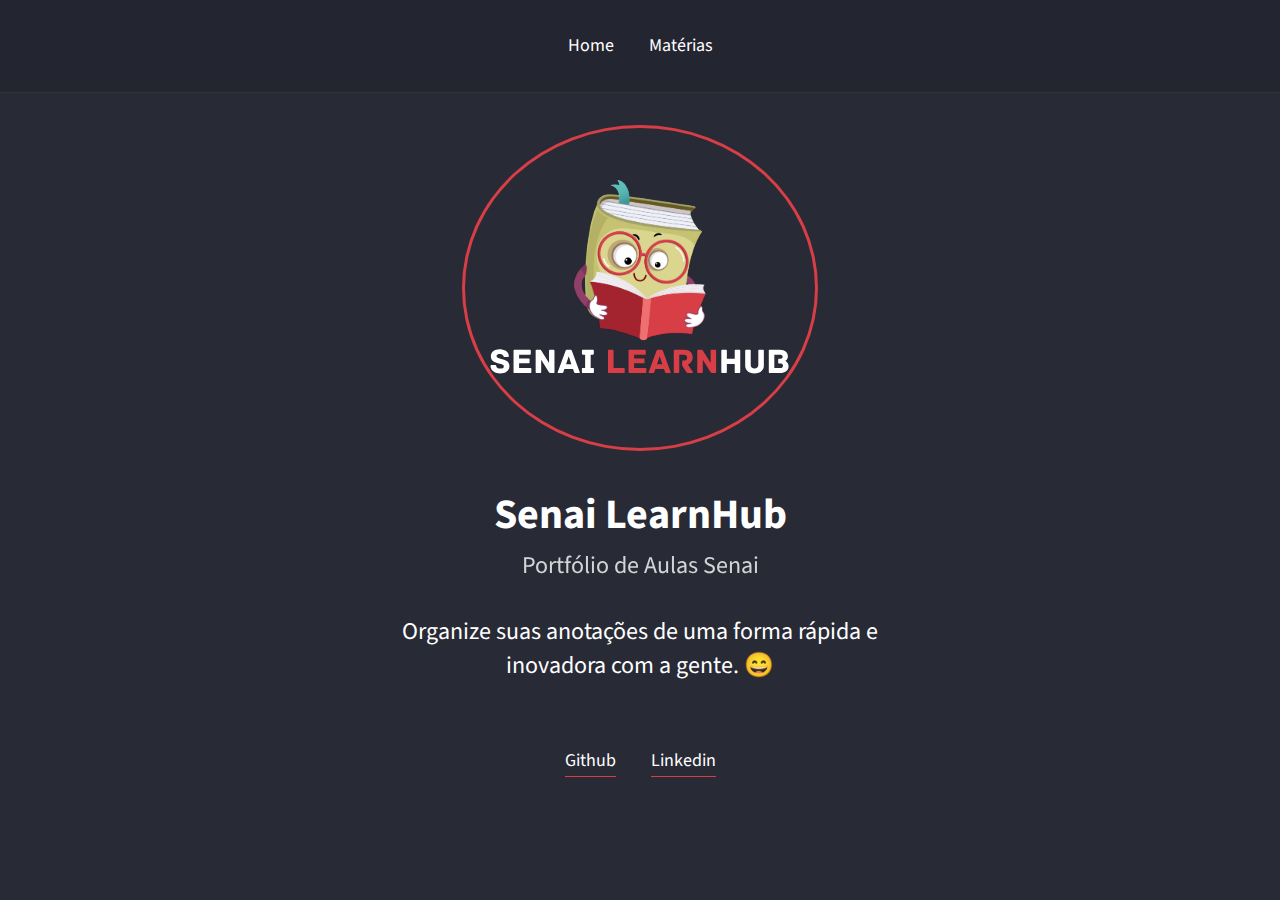
<file: index.html>
<!DOCTYPE html>
<html>
    <head>
        <title>Senai LearnHub</title>
        <link rel="stylesheet" href="styles.css">
       
    </head>
    <body>
        <header>
            <div class="links">
                <a href="index.html">Home</a>
                <a href="front.html">Matérias</a>
            </div>
        </header>
        <div id="wrapper">
            <img src="./img/logo.svg" alt="Logo">
            <h1>Senai LearnHub</h1>
            <h2>Portfólio de Aulas Senai</h2>
            <p>Organize suas anotações de uma forma rápida e inovadora com a gente. 😄 </p>
        </div>
        <div id="links-footer" class="links">
            <a href="https://github.com/isabellimrqs" target="_blank">Github</a>
           
            <a href="https://www.linkedin.com/in/isabelli-marques-615b79210" target="_blank">Linkedin</a>
        </div>
    </body>
</html>
</file>
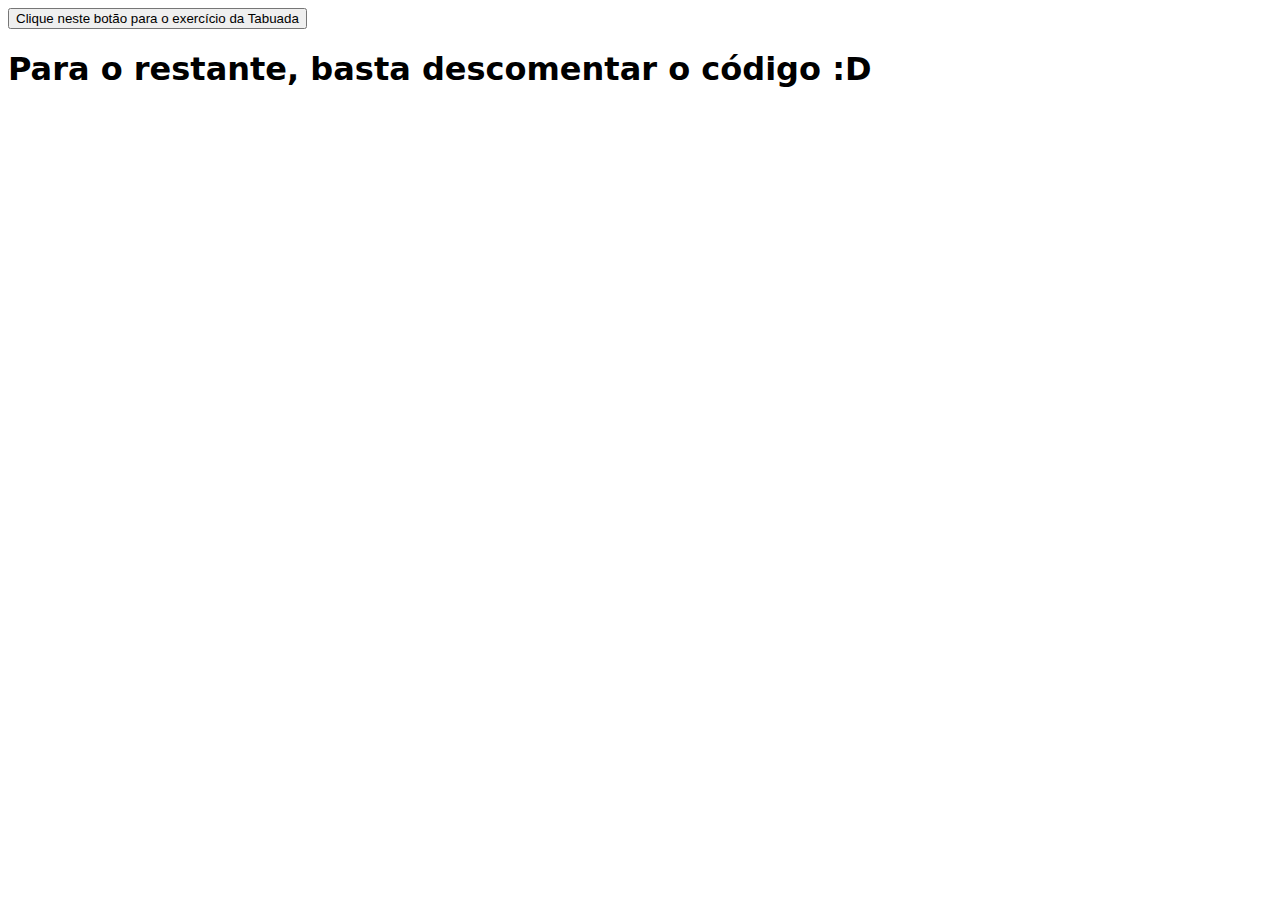
<file: esx-js2-main/index.html>
<!DOCTYPE html>
<html lang="en">
<head>
    <meta charset="UTF-8">
    <meta name="viewport" content="width=device-width, initial-scale=1.0">
    <title>Document</title>
</head>
<body>
    <style>
        h1{
            font-family: system-ui, -apple-system, BlinkMacSystemFont, 'Segoe UI', Roboto, Oxygen, Ubuntu, Cantarell, 'Open Sans', 'Helvetica Neue', sans-serif;
        }
    </style>
        <a href="tabuada.html">
        <button>Clique neste botão para o exercício da Tabuada</button>
        </a>

        <h1>Para o restante, basta descomentar o código :D</h1>

    <script src="script.js"></script>
</body>
</html>
</file>
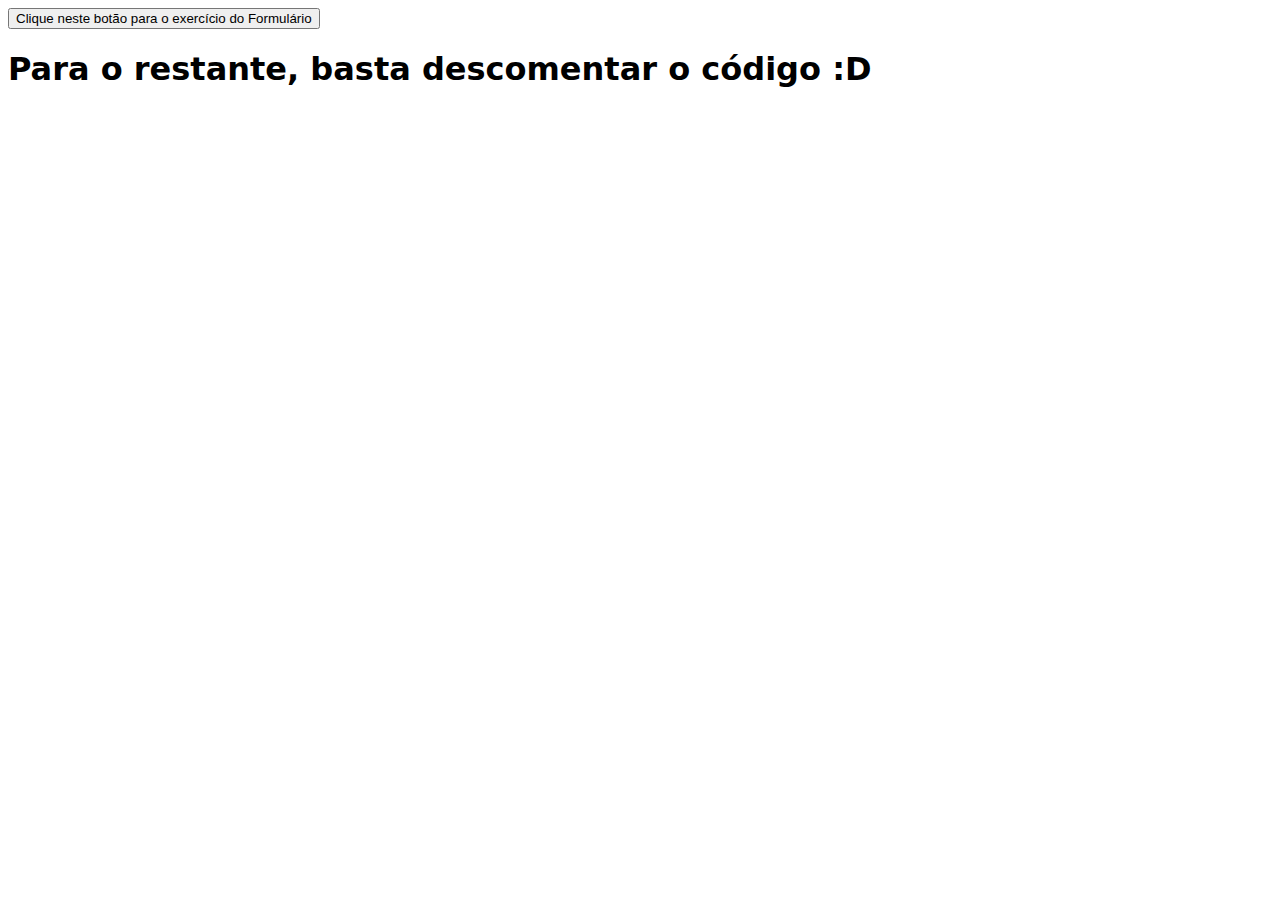
<file: funcao/index.html>
<!DOCTYPE html>
<html lang="en">
<head>
    <meta charset="UTF-8">
    <meta name="viewport" content="width=device-width, initial-scale=1.0">
    <title>Document</title>
</head>
<body>

    <style>
        h1{
            font-family: system-ui, -apple-system, BlinkMacSystemFont, 'Segoe UI', Roboto, Oxygen, Ubuntu, Cantarell, 'Open Sans', 'Helvetica Neue', sans-serif;
        }
    </style>
        <a href="formulario-main/index.html">
        <button>Clique neste botão para o exercício do Formulário</button>
        </a>

        <h1>Para o restante, basta descomentar o código :D</h1>
    
    

    <script src="aula4.js"></script>
</body>
</html>
</file>
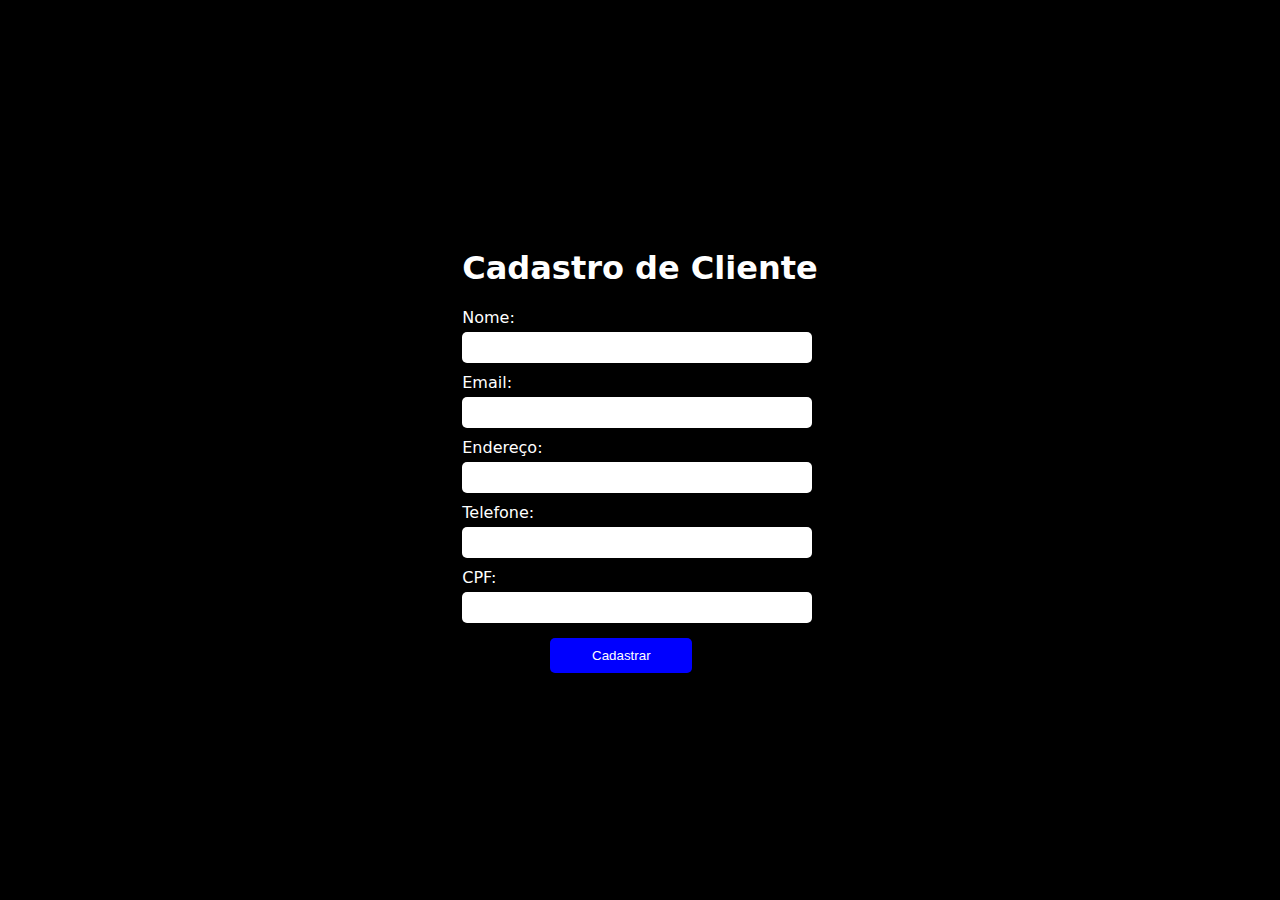
<file: funcao/formulario-main/index.html>
<!DOCTYPE html>
<html lang="pt-br">
<head>
    <meta charset="UTF-8">
    <meta name="viewport" content="width=device-width, initial-scale=1.0">
    <title>Cadastro de Cliente</title>
    <link rel="stylesheet" href="./css/style.css">
</head>
<body>
    <form id="cadastroForm">
        <h1>Cadastro de Cliente</h1>
        <label for="nome">Nome:</label><br>
        <input type="text" id="nome" name="nome"><br>
        
        <label for="email">Email:</label><br>
        <input type="email" id="email" name="email"><br>
        
        <label for="endereco">Endereço:</label><br>
        <input type="text" id="endereco" name="endereco"><br>
        
        <label for="telefone">Telefone:</label><br>
        <input type="tel" id="telefone" name="telefone"><br>
        
        <label for="cpf">CPF:</label><br>
        <input type="text" id="cpf" name="cpf"><br>
        
        <button type="submit">Cadastrar</button>
    </form>
    <script src="./js/script.js"></script>
</body>
</html>
</file>
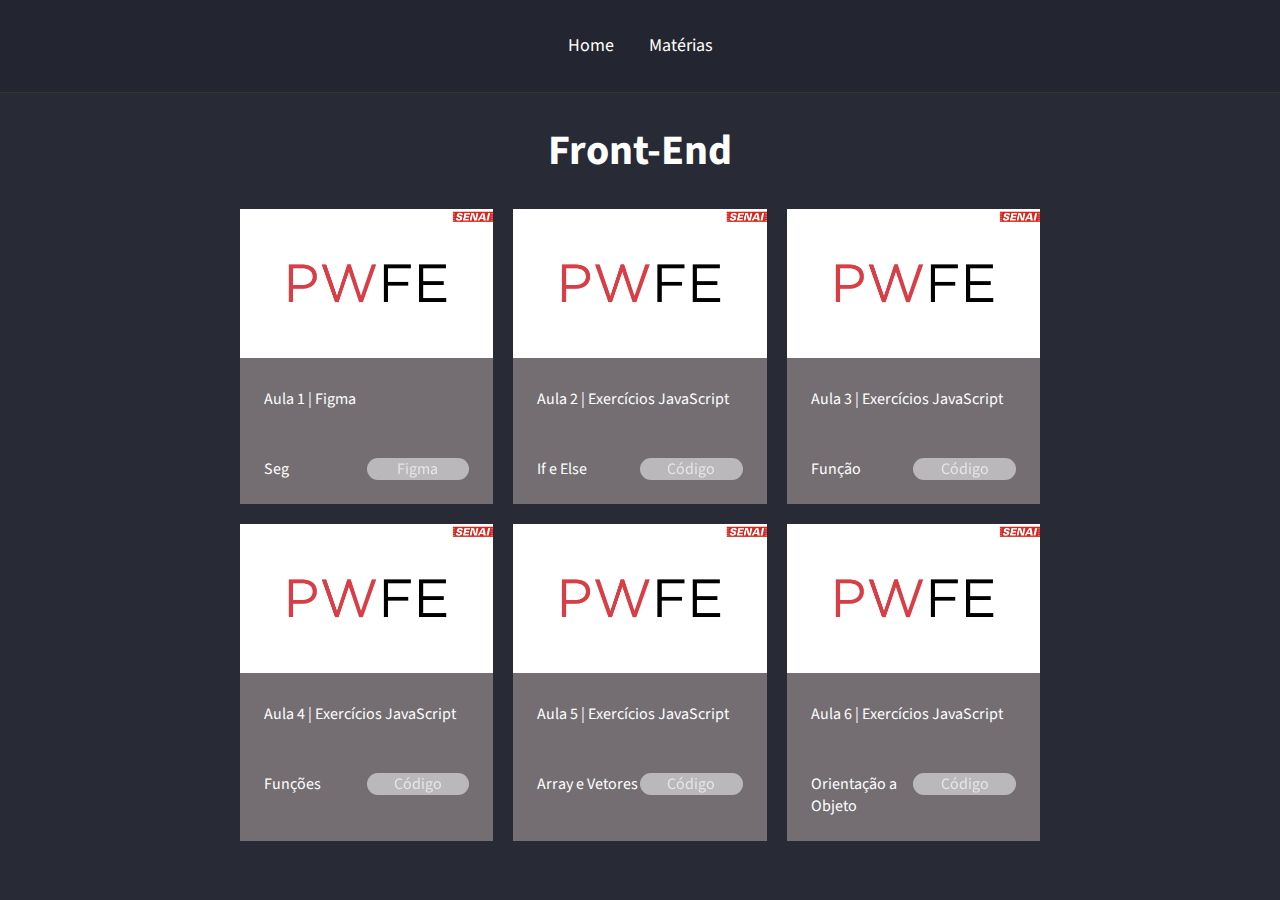
<file: front.html>
<!DOCTYPE html>
<html>
    <head>
        <title>Matérias</title>
        <link href="https://fonts.googleapis.com/icon?family=Material+Icons" rel="stylesheet">
        <link rel="stylesheet" href="styles.css">
       
    </head>
    <body>
        <header>
            <div class="links">
                <a href="/">Home</a>
                <a href="/">Matérias</a>
            </div>
        </header>
        <div id="wrapper">
            <h1>Front-End</h1>
        </div>
        <section class="cards">


            <div class="card" id="GykTLqODQuU">
                    <div class="card__image-container">
                    <img src="./img/front-end.png" alt="Front End">
                </div>
                <div class="card__content">
                    <p>Aula 1 | Figma </p>
                </div>
                <div class="card__info">
                    <p>Seg</p>
                    <a href="https://www.figma.com/file/3Fl2nf4jwOh6CsmNJPH6qh/PWFE?type=design&node-id=0-1&mode=design&t=VEvs98ixetqhMuEG-0" target="_blank">
                    <p class="card__price">Figma</p>
                </a>
                    
                </div>
            </div>

            <div class="card" id="vqrjFnq3-uo">
                    <div class="card__image-container">
                    <img src="./img/front-end.png" alt="Back End">
                </div>
                <div class="card__content">
                    <p>Aula 2 | Exercícios JavaScript</p>
                </div>
                <div class="card__info">
                    <p>If e Else</p>
                    <a href="aula1/exs-js-main/teste.html" target="_blank">
                    <p class="card__price">Código</p>
                    </a>
                </div>
            </div>

            <div class="card" id="GykTLqODQuU">
                    <div class="card__image-container">
                    <img src="./img/front-end.png" alt="Mobile">
                </div>
                <div class="card__content">
                    <p>Aula 3 | Exercícios JavaScript</p>
                </div>
                <div class="card__info">
                    <p>Função</p>
                    <a href="esx-js2-main/index.html"  target="_blank">
                    <p class="card__price">Código</p>
                    </a>
                </div>
            </div>

            <div class="card" id="GykTLqODQuU">
                    <div class="card__image-container">
                    <img src="./img/front-end.png" alt="Banco de Dados">
                </div>
                <div class="card__content">
                    <p>Aula 4 | Exercícios JavaScript</p>
                </div>
                <div class="card__info">
                    <p>Funções</p>
                    <a href="funcao/index.html">
                    <p class="card__price">Código</p>
                    </a>
                </div>
            </div>

            <div class="card" id="GykTLqODQuU">
                    <div class="card__image-container">
                    <img src="./img/front-end.png" alt="Banco de Dados">
                </div>
                <div class="card__content">
                    <p>Aula 5 | Exercícios JavaScript</p>
                </div>
                <div class="card__info">
                    <p>Array e Vetores</p>
                    <a href="exs-js5/index.html">
                    <p class="card__price">Código</p>
                    </a>
                </div>
            </div>

            <div class="card" id="GykTLqODQuU">
                    <div class="card__image-container">
                    <img src="./img/front-end.png" alt="Banco de Dados">
                </div>
                <div class="card__content">
                    <p>Aula 6 | Exercícios JavaScript</p>
                </div>
                <div class="card__info">
                    <p>Orientação a Objeto</p>
                    <a href="exs-js6/index.html">
                    <p class="card__price">Código</p>
                    </a>
                </div>
            </div>

        </section>

    </body>
</html>
</file>
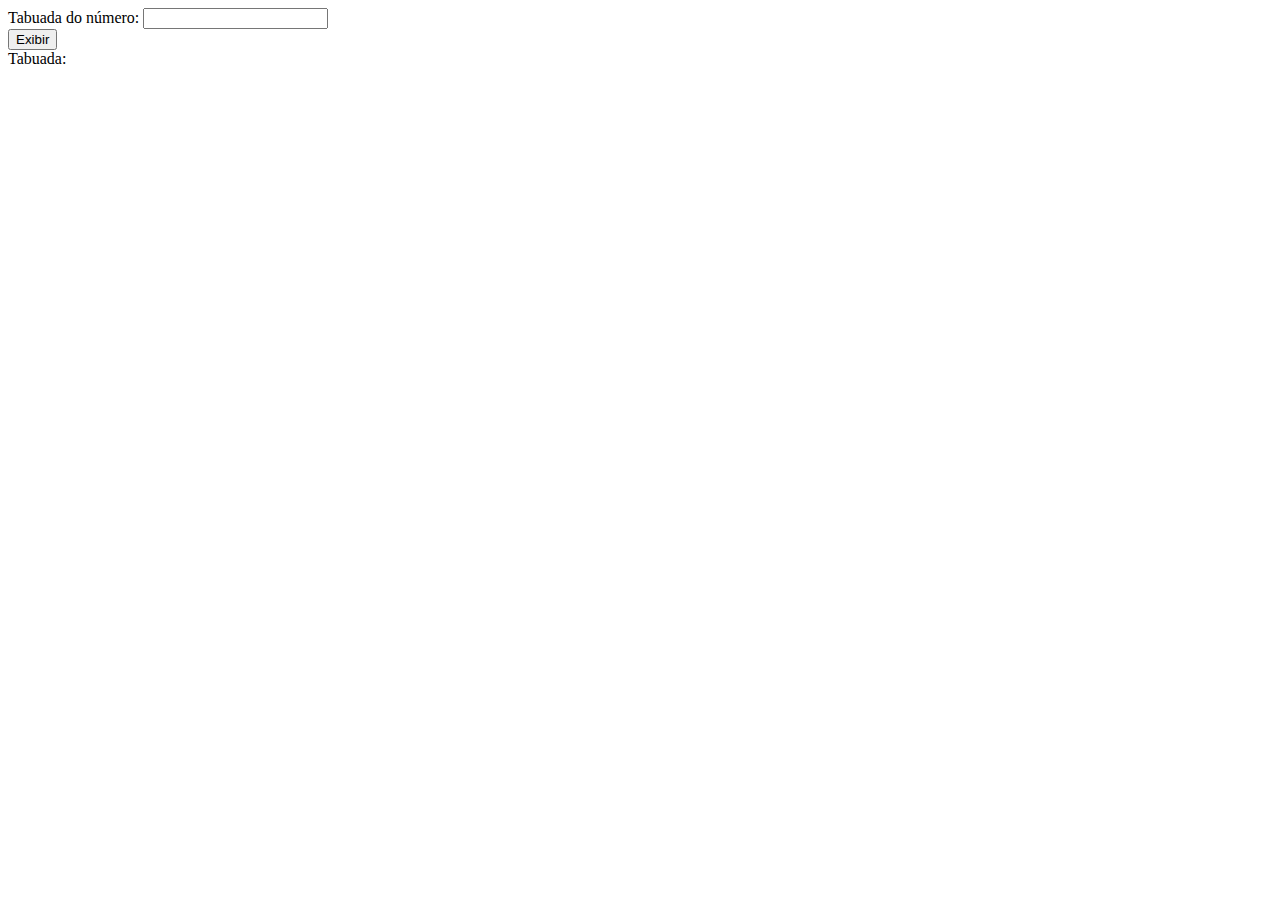
<file: esx-js2-main/tabuada.html>
<html>
 <head>
   <title>Tabuada</title>
   <script type="text/javascript" src="tabuada.js"> </script>
 </head>
 <body>
    Tabuada do número: <input id="num" type="number"> <br />
    <button onclick="tabuada()">Exibir</button><br />
    Tabuada: <br />
    <div id='resposta' style='display:inline'></div>
 </body>
</html>
</file>
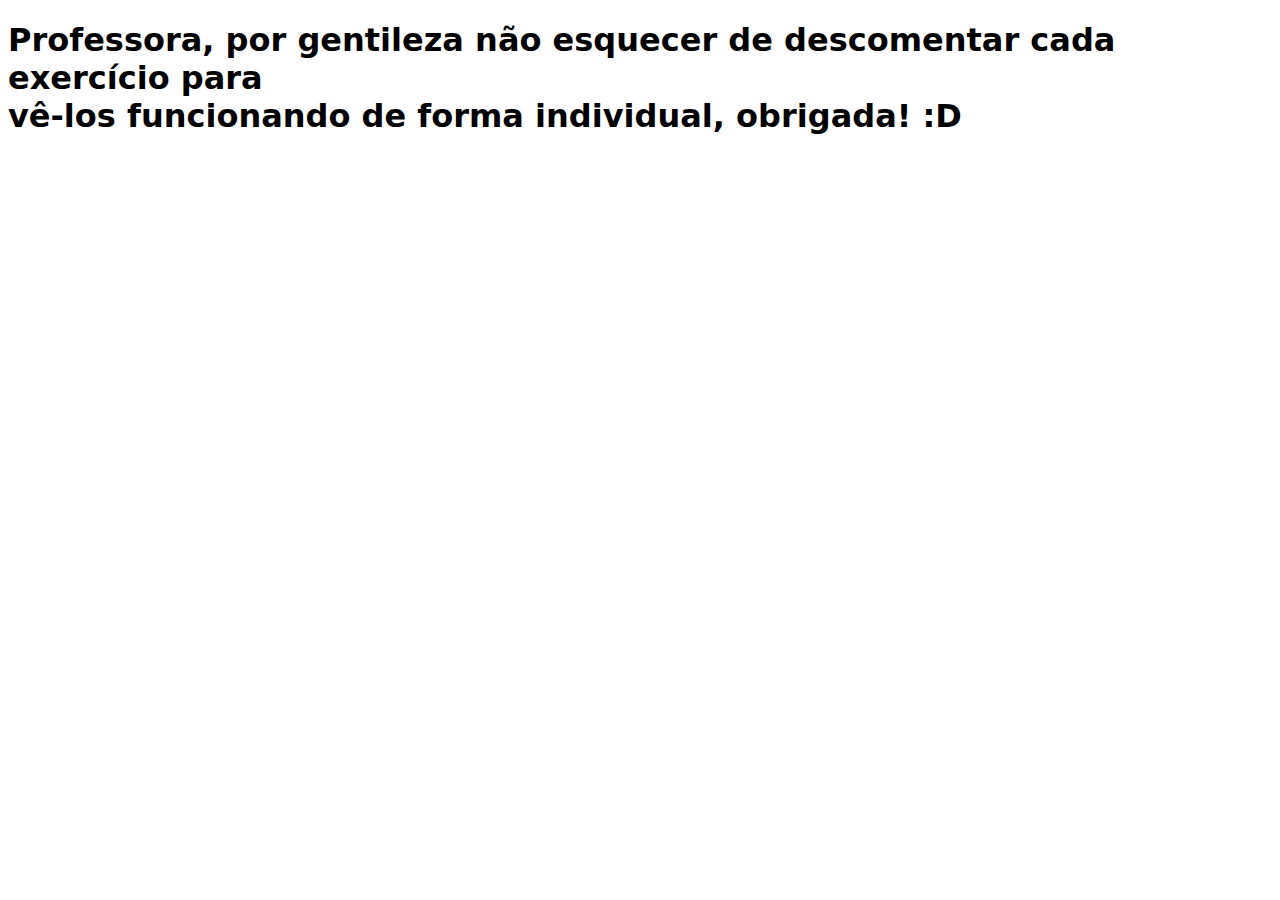
<file: aula1/exs-js-main/teste.html>
<!DOCTYPE html>
<html lang="en">
<head>
    <meta charset="UTF-8">
    <meta name="viewport" content="width=device-width, initial-scale=1.0">
    <title>Document</title>
</head>
<body>
    <style>
        h1 {
            font-family: system-ui, -apple-system, BlinkMacSystemFont, 'Segoe UI', Roboto, Oxygen, Ubuntu, Cantarell, 'Open Sans', 'Helvetica Neue', sans-serif;
        }
    </style>
    
    <h1>Professora, por gentileza não esquecer de descomentar cada exercício para <br> vê-los funcionando de forma individual, obrigada! :D </h1>

    <script src="script.js"></script>
</body>
</html>
</file>
<file: styles.css>
@import "https://fonts.googleapis.com/css?family=Source+Sans+Pro:400,700&display=swap";

:root {
    --color-rocket:#7159c1;
}

* {
    margin:0;
    padding: 0;
    border: 0;
}
body {
    background: #282a36;
    font-family: 'Source Sans Pro', sans-serif;
    color: white;
}
header {
    padding: 32px;
    border-bottom: 1px solid #333;
    background: rgba(0, 0, 0,0.1);
}
.links {
    text-align: center;
}
.links a {
    color: white;
    font-size: 18px;
    line-height: 28px;
    margin: 0 16px;
    padding-bottom: 3px;
    text-decoration: none;
}
.links a:hover {
    color: #ec6e75;
    transition: color 200ms;
}

#wrapper {
    text-align: center;
    padding: 32px;
}

#wrapper img {
    border-radius: 50%;
    border: 3px solid #d73e45;
    margin-bottom: 32px;
    height: 320px;
    width: 350px;
}

#wrapper h1 {
    font-size: 42px;
    line-height: 52px;
    font-weight: bold;
}

#wrapper h2 {
    font-size: 24px;
    line-height: 34px;
    font-weight: normal;
    margin-top: 8px;
    opacity: 0.8;
}

#wrapper p {
    max-width: 500px;
    margin: 32px auto;
    font-size: 24px;
    line-height: 34px;
}

#wrapper p a {
    color: #d73e45;
}

#links-footer a {
    border-bottom: 1px solid #d73e45;
}

/*=== CARDS === */
.cards {
    max-width: 800px;
    margin: 0 auto;
    display: grid;
    grid-template-columns: repeat(3, 1fr);
    gap: 20px;
}

.card {
    background-color: #9d9292a8;
}
.card__image-container img {
    width: 100%;
}
.card__content,
.card__info {
    padding: 24px;
}
.card__info {
    display: grid;
    grid-template-columns: 1fr 1fr;
}
.card__price {
    background-color: #f7f7f7a8;
    filter: brightness(90%);
    pad: 5px 20px;
    border-radius: 20px;
    text-align: center;
}

.card__info a {
    text-decoration: none;
    color: white;
}
</file>
<file: funcao/formulario-main/css/style.css>
body {
    margin: 0;
    padding: 0;
    display: flex;
    justify-content: center;
    align-items: center;
    height: 100vh;
    background-color: black;
    color: white;
    font-family: system-ui, -apple-system, BlinkMacSystemFont, 'Segoe UI', Roboto, Oxygen, Ubuntu, Cantarell, 'Open Sans', 'Helvetica Neue', sans-serif;
}

.container {
    text-align: left; 
}

.box {
    width: 300px;
    padding: 20px;
    background-color: blue;
    border-radius: 10px;
    box-shadow: 0 4px 6px rgba(0, 0, 0, 0.1);
}

h1, label {
    color:  white;
}

label {
    margin-bottom: 5px;
    display: inline-block; 
}

input[type="text"],
input[type="email"],
input[type="tel"] {
    width: calc(100% - 22px); 
    padding: 8px; 
    margin-bottom: 10px;
    border: none;
    border-radius: 5px;
    outline: none;
}

button {
    width: 40%;
    padding: 10px;
    background-color: blue;
    color: #fff;
    border: none;
    border-radius: 5px;
    cursor: pointer;
    outline: none;
    justify-content: center;
    margin-left: 88px;
    margin-top: 5px;
}

button:hover {  
    background-color: rgb(89, 89, 221);
}

input.invalid {
    border: 3px solid red;
}
</file>
